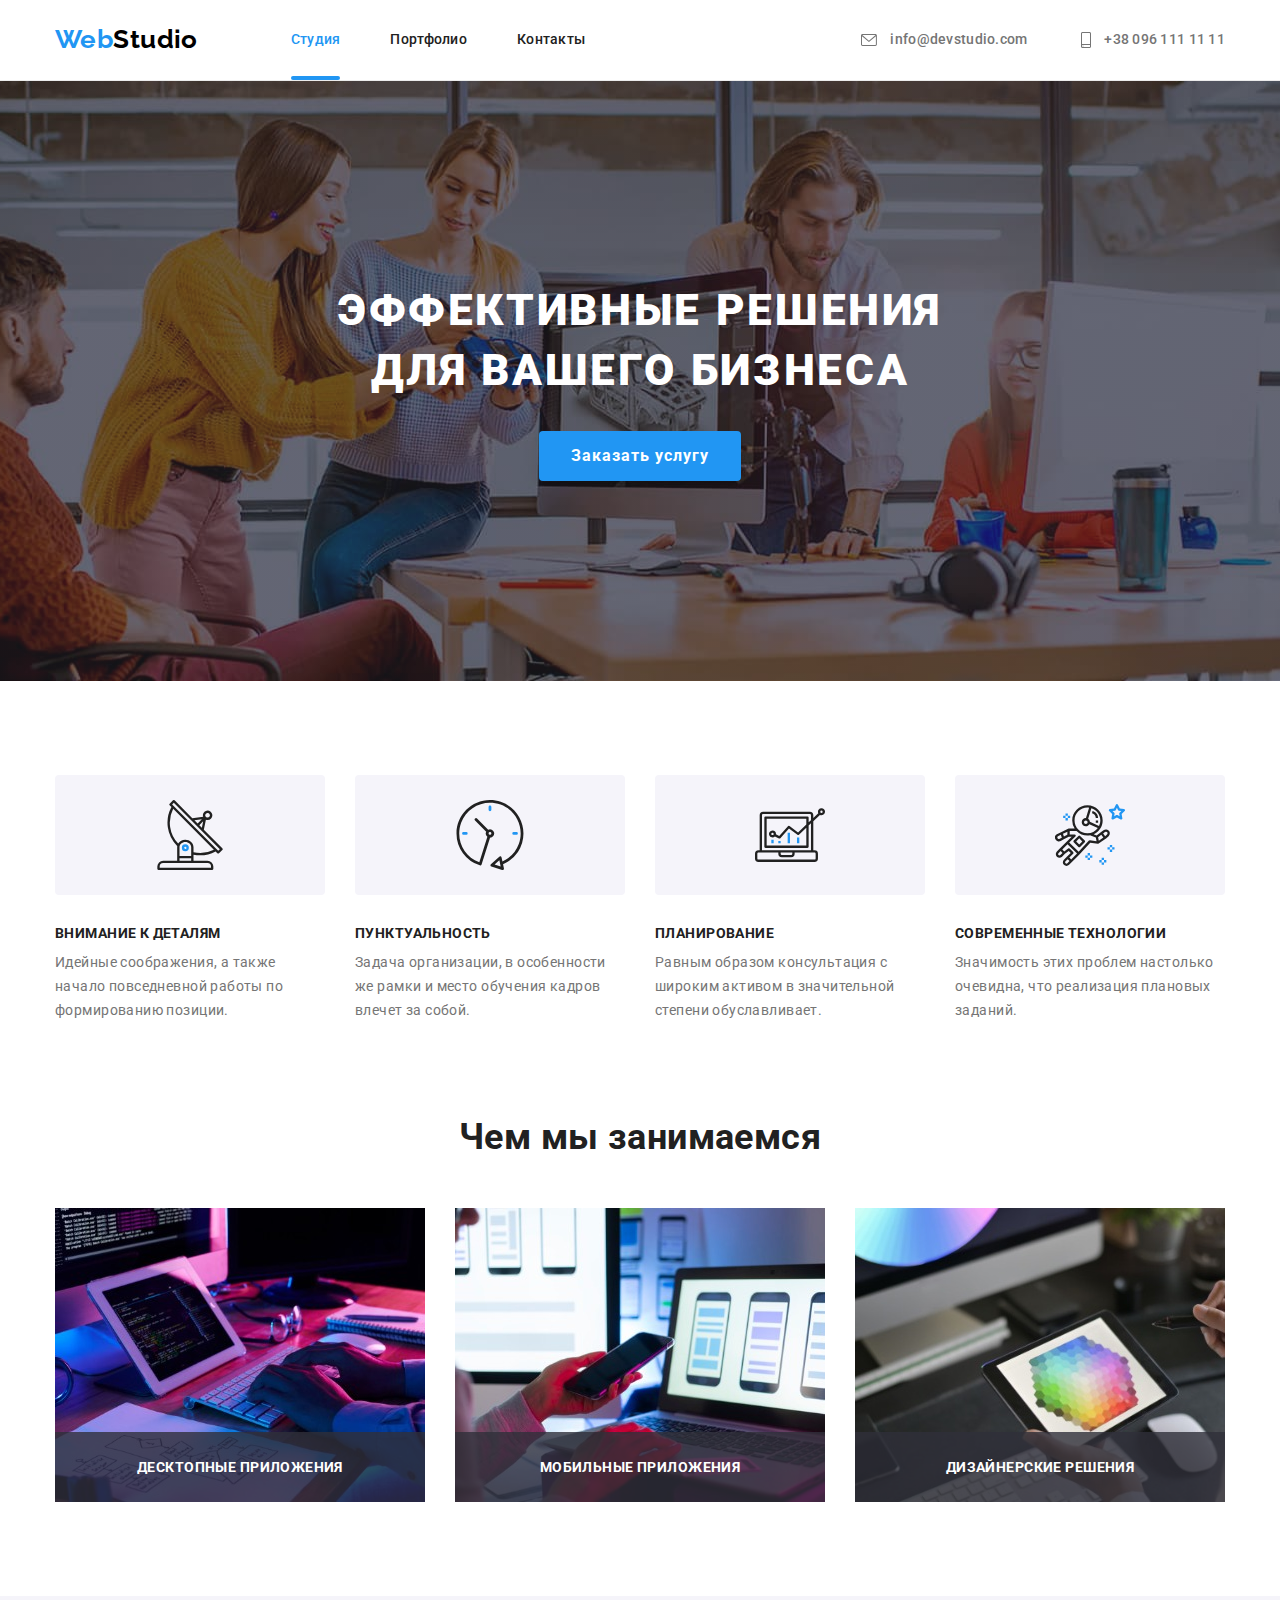
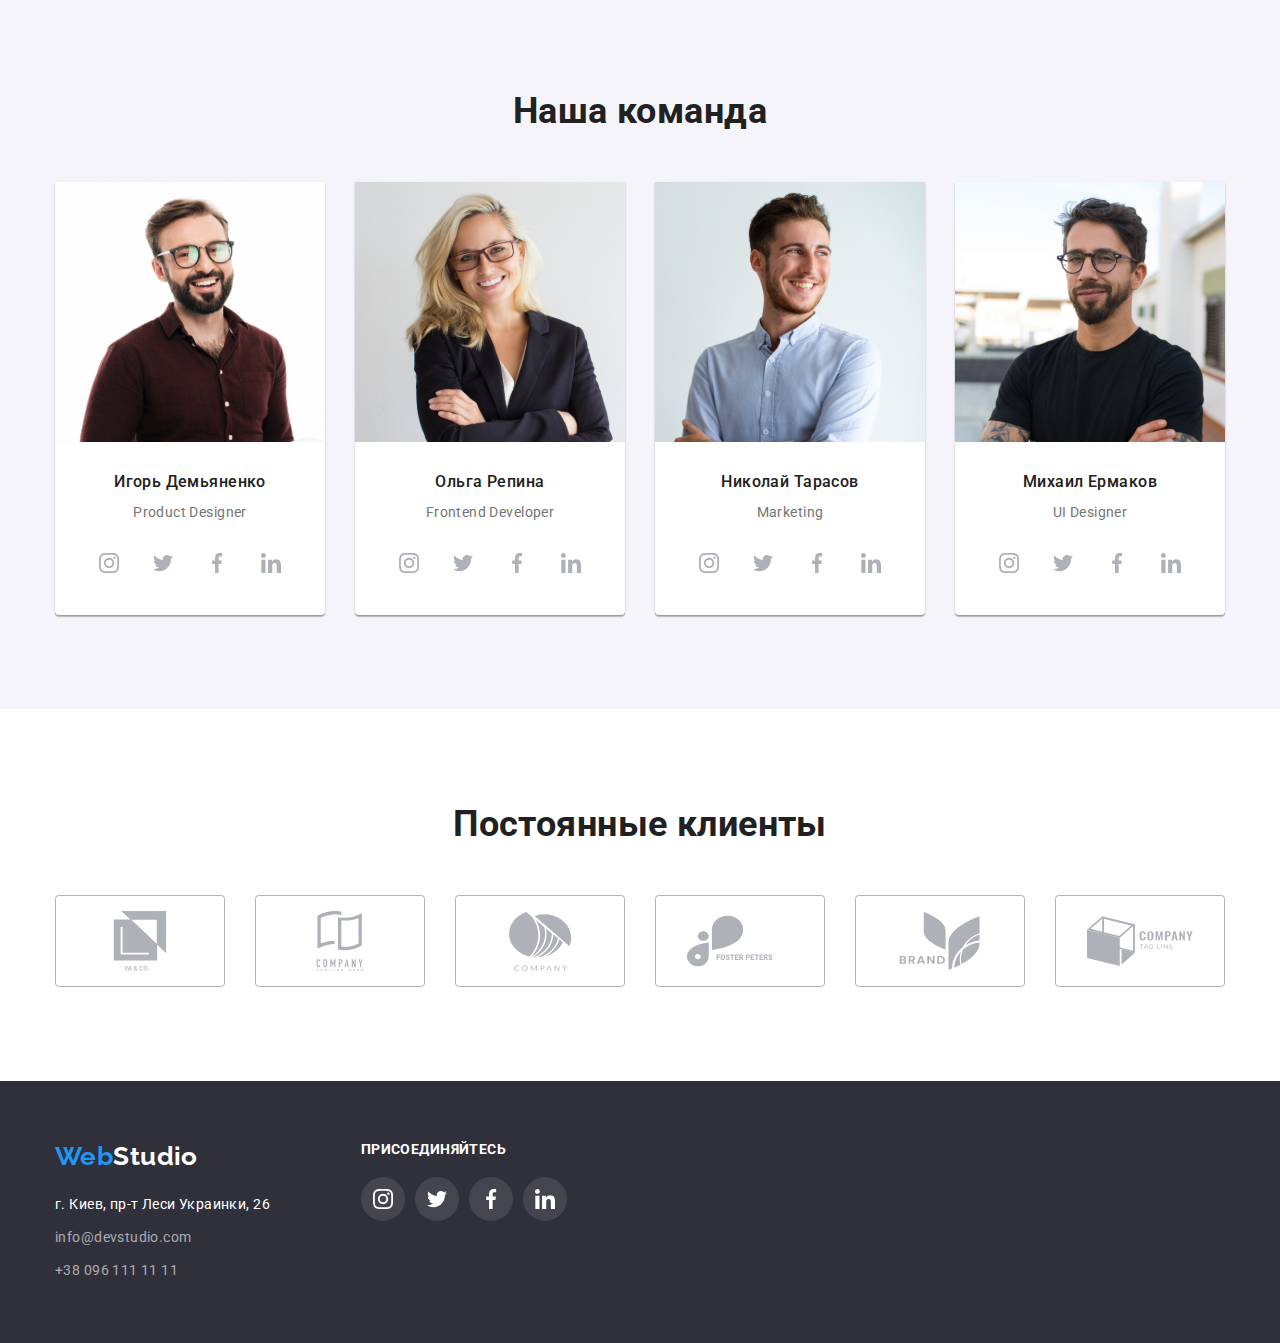
<file: index.html>
<!DOCTYPE html>
<html lang="ru">

<head>
  <meta charset="UTF-8">
  <meta http-equiv="X-UA-Compatible" content="IE=edge">
  <meta name="viewport" content="width=device-width, initial-scale=1.0">
  <title>Студия</title>
  <link rel="preconnect" href="https://fonts.googleapis.com">
  <link rel="preconnect" href="https://fonts.gstatic.com" crossorigin>
  <link href="https://fonts.googleapis.com/css2?family=Raleway:wght@700&family=Roboto:wght@400;500;700;900&display=swap"
    rel="stylesheet">
  <link rel="stylesheet" href="https://cdnjs.cloudflare.com/ajax/libs/modern-normalize/1.1.0/modern-normalize.css"
    integrity="sha512-Y0MM+V6ymRKN2zStTqzQ227DWhhp4Mzdo6gnlRnuaNCbc+YN/ZH0sBCLTM4M0oSy9c9VKiCvd4Jk44aCLrNS5Q=="
    crossorigin="anonymous" referrerpolicy="no-referrer" />
  <link rel="stylesheet" href="./css/styles.css">
</head>

<body>
  <header class="header">
    <div class="container">
      <nav class="site-nav">
        <a href="" class="site-logo">Web<span class="header-logo">Studio</span></a>
        <ul class="nav-list list">
          <li class="list-item"><a href="./index.html" class="link current">Студия</a></li>
          <li class="list-item"><a href="./portfolio.html" class="link">Портфолио</a></li>
          <li class="list-item"><a href="" class="link">Контакты</a></li>
        </ul>
        <div class="contact-container">
          <a href="mailto:info@devstudio.com" class="mail-link">
            <svg class="nav-icon" width="16" height="12">
              <use href="./images/icons.svg#icon-mail"></use>
            </svg>
            info@devstudio.com</a>
          <a href="tel:+380961111111" class="tel-link">
            <svg class="nav-icon" width="10" height="16">
              <use href="./images/icons.svg#icon-smartphone"></use>
            </svg>
            +38 096 111 11 11</a>
        </div>
      </nav>
    </div>
  </header>
  <main class="main">
    <section class="hero section">
      <div class="container">
        <h1 class=" hero-title">Эффективные решения для вашего бизнеса</h1>
        <button type="button" class="hero-btn" data-modal-open>Заказать услугу</button>

      </div>
    </section>
    <section class="section-features section">
      <div class="container">
        <h2 class="visually-hidden">Наши преимущества</h2>
        <div class="flex-features">
          <ul class="features list">
            <li class="features-item">
              <div class="container-features-icon">
                <svg class="features-icon" width="70" height="70">
                  <use href="./images/icons.svg#antenna">
                  </use>
                </svg>
              </div>
              <h3 class="features-title">Внимание к деталям</h3>
              <p class="text">Идейные соображения, а также начало повседневной работы по формированию позиции.</p>
            </li>
            <li class="features-item">
              <div class="container-features-icon">
                <svg class="features-icon" width="70" height="70">
                  <use href="./images/icons.svg#clock">
                  </use>
                </svg>
              </div>
              <h3 class="features-title">Пунктуальность</h3>
              <p class="text">Задача организации, в особенности же рамки и место обучения кадров влечет за собой.</p>
            </li>
            <li class="features-item">
              <div class="container-features-icon">
                <svg class="features-icon" width="70" height="70">
                  <use href="./images/icons.svg#diagram">
                  </use>
                </svg>
              </div>
              <h3 class="features-title">Планирование</h3>
              <p class="text">Равным образом консультация с широким активом в значительной степени обуславливает.</p>
            </li>
            <li class="features-item">
              <div class="container-features-icon">
                <svg class="features-icon" width="70" height="70">
                  <use href="./images/icons.svg#astronaut">
                  </use>
                </svg>
              </div>
              <h3 class="features-title">Современные технологии</h3>
              <p class="text">Значимость этих проблем настолько очевидна, что реализация плановых заданий.</p>
            </li>
          </ul>
        </div>
      </div>

    </section>
    <section class="section-benefits section">
      <div class="container">
        <h2 class=title>Чем мы занимаемся</h2>
        <ul class="benefits-list list">

          <li class="benefits-item">
            <div class="thumb">
              <img width="370" src="./images/tablet-and-scheme.jpg" alt="Набор текста на клавиатуре"
                class="benefits-img">
              <p class="thumb-lable">Десктопные приложения</p>
            </div>
          </li>

          <li class="benefits-item">
            <div class="thumb">
              <img width="370" src="./images/laptop.jpg" alt="Картинка телефона на планшете" class="benefits-img">
              <p class="thumb-lable">Мобильные приложения</p>
            </div>
          </li>

          <li class="benefits-item">
            <div class="thumb">
              <img width="370" src="./images/tablet-with-hexagon.jpg"
                alt="Разноцветный шестигранник нарисованный на планшете" class="benefits-img">
              <p class="thumb-lable">Дизайнерские решения</p>
            </div>
          </li>

        </ul>
      </div>
    </section>
    <section class="user section">
      <div class="container">
        <h2 class=title>Наша команда</h2>
        <ul class="user-list list">
          <li class="user-item">
            <img width="270" src="./images/ihor-demyanenko.jpg" alt="Мужчина в красной рубашке и очках"
              class="user-img">
            <div class="container-text">
              <h3 class="user-subtitle">Игорь Демьяненко</h3>
              <p class="text">Product Designer</p>
              <ul class="social-list list">
                <li class="social-item">
                  <a href="" class="social-link">
                    <svg width="20" height="20" class="user-social-icon">
                      <use href="./images/icons.svg#icon-instagram">
                      </use>
                    </svg>
                  </a>
                </li>
                <li class="social-item">
                  <a href="" class="social-link">
                    <svg width="20" height="20" class="user-social-icon">
                      <use href="./images/icons.svg#icon-twitter">
                      </use>

                    </svg>
                  </a>
                </li>
                <li class="social-item">
                  <a href="" class="social-link">
                    <svg width="20" height="20" class="user-social-icon">
                      <use href="./images/icons.svg#icon-facebook">
                      </use>

                    </svg>
                  </a>
                </li>
                <li class="social-item">
                  <a href="" class="social-link">
                    <svg width="20" height="20" class="user-social-icon">
                      <use href="./images/icons.svg#icon-linkedin">
                      </use>

                    </svg>
                  </a>
                </li>
              </ul>
            </div>

          </li>
          <li class="user-item">
            <img width="270" src="./images/olga-repina.jpg" alt="Девушка блондинка в очках и черном пиджаке"
              class="user-img">
            <div class="container-text">
              <h3 class="user-subtitle">Ольга Репина</h3>
              <p class="text">Frontend Developer</p>
              <ul class="social-list list">
                <li class="social-item">
                  <a href="" class="social-link">
                    <svg width="20" height="20" class="user-social-icon">
                      <use href="./images/icons.svg#icon-instagram">
                      </use>
                    </svg>
                  </a>
                </li>
                <li class="social-item">
                  <a href="" class="social-link">
                    <svg width="20" height="20" class="user-social-icon">
                      <use href="./images/icons.svg#icon-twitter">
                      </use>

                    </svg>
                  </a>
                </li>
                <li class="social-item">
                  <a href="" class="social-link">
                    <svg width="20" height="20" class="user-social-icon">
                      <use href="./images/icons.svg#icon-facebook">
                      </use>

                    </svg>
                  </a>
                </li>
                <li class="social-item">
                  <a href="" class="social-link">
                    <svg width="20" height="20" class="user-social-icon">
                      <use href="./images/icons.svg#icon-linkedin">
                      </use>

                    </svg>
                  </a>
                </li>
              </ul>
            </div>
          </li>
          <li class="user-item">
            <img width="270" src="./images/nikolay-tarasov.jpg" alt="Мужчина в голубой рубашке " class="user-img">
            <div class="container-text">
              <h3 class="user-subtitle">Николай Тарасов</h3>
              <p class="text">Marketing</p>
              <ul class="social-list list">
                <li class="social-item">
                  <a href="" class="social-link">
                    <svg width="20" height="20" class="user-social-icon">
                      <use href="./images/icons.svg#icon-instagram">
                      </use>
                    </svg>
                  </a>
                </li>
                <li class="social-item">
                  <a href="" class="social-link">
                    <svg width="20" height="20" class="user-social-icon">
                      <use href="./images/icons.svg#icon-twitter">
                      </use>

                    </svg>
                  </a>
                </li>
                <li class="social-item">
                  <a href="" class="social-link">
                    <svg width="20" height="20" class="user-social-icon">
                      <use href="./images/icons.svg#icon-facebook">
                      </use>

                    </svg>
                  </a>
                </li>
                <li class="social-item">
                  <a href="" class="social-link">
                    <svg width="20" height="20" class="user-social-icon">
                      <use href="./images/icons.svg#icon-linkedin">
                      </use>

                    </svg>
                  </a>
                </li>
              </ul>
            </div>
          </li>
          <li class="user-item">
            <img width="270" src="./images/mihail-ermakov.jpg" alt="Мужчина в черной футболке и очках" class="user-img">
            <div class="container-text">
              <h3 class="user-subtitle">Михаил Ермаков</h3>
              <p class="text">UI Designer</p>
              <ul class="social-list list">
                <li class="social-item">
                  <a href="" class="social-link">
                    <svg width="20" height="20" class="user-social-icon">
                      <use href="./images/icons.svg#icon-instagram">
                      </use>
                    </svg>
                  </a>
                </li>
                <li class="social-item">
                  <a href="" class="social-link">
                    <svg width="20" height="20" class="user-social-icon">
                      <use href="./images/icons.svg#icon-twitter">
                      </use>

                    </svg>
                  </a>
                </li>
                <li class="social-item">
                  <a href="" class="social-link">
                    <svg width="20" height="20" class="user-social-icon">
                      <use href="./images/icons.svg#icon-facebook">
                      </use>

                    </svg>
                  </a>
                </li>
                <li class="social-item">
                  <a href="" class="social-link">
                    <svg width="20" height="20" class="user-social-icon">
                      <use href="./images/icons.svg#icon-linkedin">
                      </use>

                    </svg>
                  </a>
                </li>
              </ul>
            </div>
          </li>
        </ul>
      </div>

    </section>
    <section class="partners section">
      <div class="container">
        <h2 class="title">Постоянные клиенты </h2>
        <div class="company-container">
          <ul class="company-list list">
            <li class="company-item">
              <a href="" class="company-link">
                <svg class="company-icon" width="106" height="60">
                  <use href="./images/icons.svg#icon-yaandco"></use>
                </svg>
              </a>
            </li>
            <li class="company-item">
              <a href="" class="company-link">
                <svg class="company-icon" width="106" height="60">
                  <use href="./images/icons.svg#icon-tagline"></use>
                </svg>
              </a>
            </li>
            <li class="company-item">
              <a href="" class="company-link">
                <svg class="company-icon" width="106" height="60">
                  <use href="./images/icons.svg#icon-company"></use>
                </svg>
              </a>
            </li>
            <li class="company-item">
              <a href="" class="company-link">
                <svg class="company-icon" width="106" height="60">
                  <use href="./images/icons.svg#icon-foster-peters"></use>
                </svg>
              </a>
            </li>
            <li class="company-item">
              <a href="" class="company-link">
                <svg class="company-icon" width="106" height="60">
                  <use href="./images/icons.svg#icon-brand"></use>
                </svg>
              </a>
            </li>
            <li class="company-item">
              <a href="" class="company-link">
                <svg class="company-icon" width="106" height="60">
                  <use href="./images/icons.svg#icon-company-tag"></use>
                </svg>
              </a>
            </li>
          </ul>
        </div>
      </div>
    </section>
  </main>
  <footer class="footer">
    <div class="container">
      <div class="addres">
        <a href="" class="site-logo">Web<span class="footer-logo">Studio</span></a>
        <address class="address">
          <p class="address-text">г. Киев, пр-т Леси Украинки, 26</p>
          <a href="mailto:info@devstudio.com" class="mail-footer footer-link">info@devstudio.com</a>
          <a href="tel:+380961111111" class="tel-footer footer-link">+38 096 111 11 11</a>
        </address>
      </div>
      <div class="container-social-link">
        <h3 class="footer-title">Присоединяйтесь</h3>

        <ul class="social-list-footer list">
          <li class="social-item-footer">
            <a href="" class="social-link">
              <svg width="20" height="20" class="user-social-icon">
                <use href="./images/icons.svg#icon-instagram">
                </use>
              </svg>
            </a>
          </li>
          <li class="social-item-footer">
            <a href="" class="social-link">
              <svg width="20" height="20" class="user-social-icon">
                <use href="./images/icons.svg#icon-twitter">
                </use>

              </svg>
            </a>
          </li>
          <li class="social-item-footer">
            <a href="" class="social-link">
              <svg width="20" height="20" class="user-social-icon">
                <use href="./images/icons.svg#icon-facebook">
                </use>

              </svg>
            </a>
          </li>
          <li class="social-item-footer">
            <a href="" class="social-link">
              <svg width="20" height="20" class="user-social-icon">
                <use href="./images/icons.svg#icon-linkedin">
                </use>

              </svg>
            </a>
          </li>
        </ul>

      </div>
    </div>

  </footer>
  <div class="backdrop is-hidden" data-modal>
    <div class="modal ">
      <button type="button" class="close-btn" data-modal-close>
        <svg width="11" height="11" class="icon-close">
          <use href="./images/icons.svg#close-btn"></use>
        </svg>
      </button>
    </div>
  </div>
  <script src="./js/modal.js"></script>
</body>

</html>
</file>
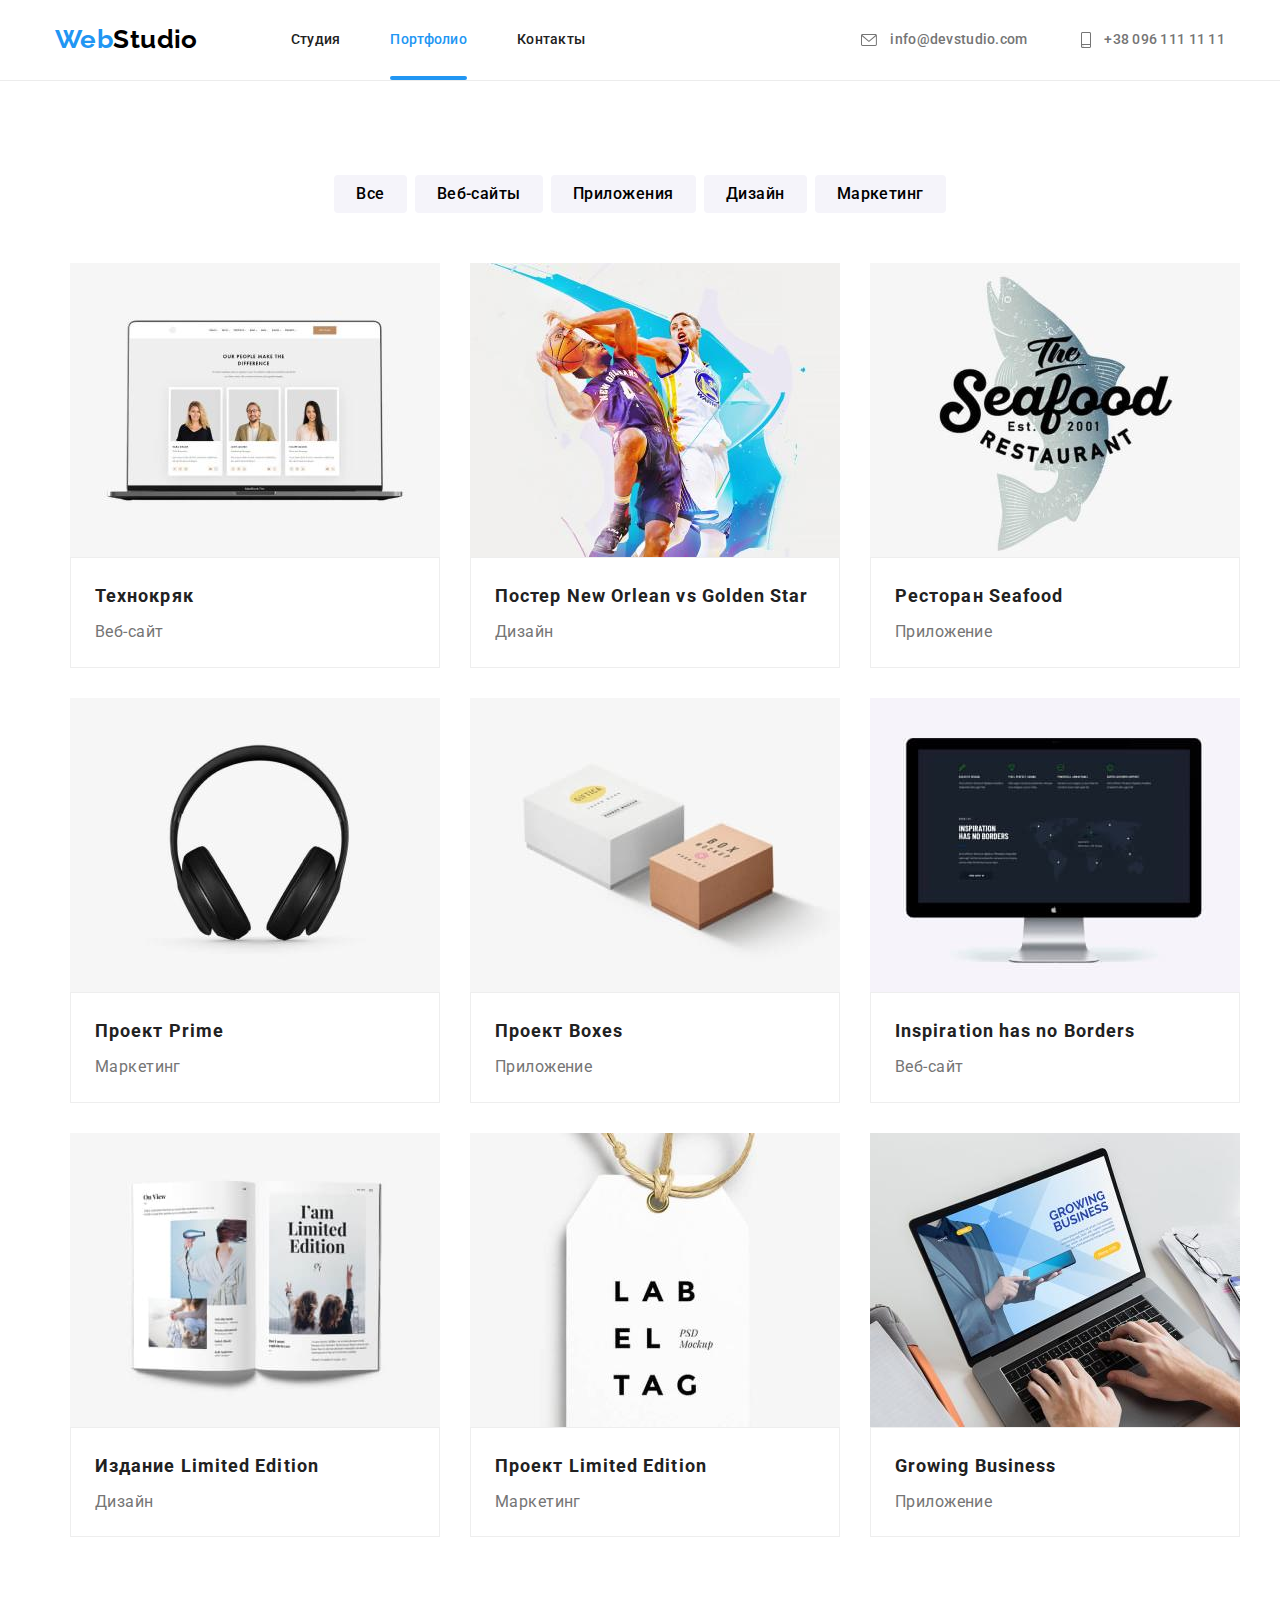
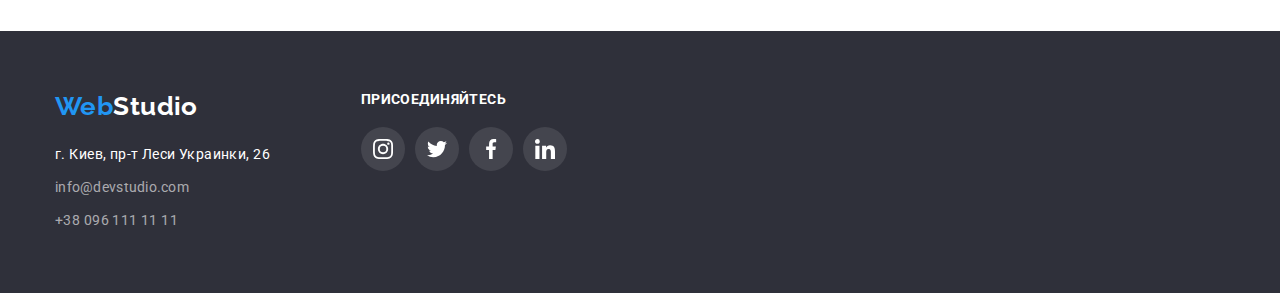
<file: portfolio.html>
<!DOCTYPE html>
<html lang="ru">

<head>
    <meta charset="UTF-8">
    <meta http-equiv="X-UA-Compatible" content="IE=edge">
    <meta name="viewport" content="width=device-width, initial-scale=1.0">
    <title>Портфолио</title>
    <link rel="preconnect" href="https://fonts.googleapis.com">
    <link rel="preconnect" href="https://fonts.gstatic.com" crossorigin>
    <link
        href="https://fonts.googleapis.com/css2?family=Raleway:wght@700&family=Roboto:wght@400;500;700;900&display=swap"
        rel="stylesheet">
    <link rel="stylesheet" href="https://cdnjs.cloudflare.com/ajax/libs/modern-normalize/1.1.0/modern-normalize.css"
        integrity="sha512-Y0MM+V6ymRKN2zStTqzQ227DWhhp4Mzdo6gnlRnuaNCbc+YN/ZH0sBCLTM4M0oSy9c9VKiCvd4Jk44aCLrNS5Q=="
        crossorigin="anonymous" referrerpolicy="no-referrer" />
    <link rel="stylesheet" href="./css/styles.css">
</head>

<body>
    <header class="header">
        <div class="container">
            <nav class="site-nav">
                <a href="" class="site-logo">Web<span class="header-logo">Studio</span></a>
                <ul class="nav-list list">
                    <li class="list-item"><a href="./index.html" class="link">Студия</a></li>
                    <li class="list-item"><a href="./portfolio.html" class="link current">Портфолио</a></li>
                    <li class="list-item"><a href="" class="link">Контакты</a></li>
                </ul>
                <div class="contact-container">
                    <a href="mailto:info@devstudio.com" class="mail-link">
                        <svg class="nav-icon" width="16" height="12">
                            <use href="./images/icons.svg#icon-mail"></use>
                        </svg>
                        info@devstudio.com</a>
                    <a href="tel:+380961111111" class="tel-link">
                        <svg class="nav-icon" width="10" height="16">
                            <use href="./images/icons.svg#icon-smartphone"></use>
                        </svg>
                        +38 096 111 11 11</a>
                </div>
            </nav>
        </div>
    </header>
    <main>
        <section class="section portfolio-section">
            <div class="container">
                <div class="continer-button">
                    <h1 class="visually-hidden">Наши работы</h1>
                    <ul class="btn-list list">
                        <li class="filter-btn"><button type="button" class="btn">Все</button></li>
                        <li class="filter-btn"><button type="button" class="btn">Веб-сайты</button></li>
                        <li class="filter-btn"><button type="button" class="btn">Приложения</button></li>
                        <li class="filter-btn"><button type="button" class="btn">Дизайн</button></li>
                        <li class="filter-btn"><button type="button" class="btn">Маркетинг</button></li>
                    </ul>
                </div>
                <div class="container">
                    <ul class="list-project list">
                        <li class="project-item">
                            <a href="" class="link-project">
                                <div class="thumb-project">

                                    <img src="./images/technokryak.jpg" alt="Карточки людей" class="project-img">
                                    <p class="project-explain">Технокряк это современная площадка распространения
                                        коронавируса. Компании используют эту платформу для цифрового шпионажа и атак на
                                        защищённые сервера конкурентов.</p>
                                </div>
                                <div class="container-title">
                                    <h2 class="item-title">Технокряк</h2>
                                    <p class="item-text">Веб-сайт</p>
                                </div>
                            </a>
                        </li>
                        <li class="project-item">
                            <a href="" class="link-project">
                                <div class="thumb-project">
                                    <img src="./images/poster.jpg" alt="Постер баскетбольного матча"
                                        class="project-img">
                                    <p class="project-explain">Технокряк это современная площадка распространения
                                        коронавируса. Компании используют эту платформу для цифрового шпионажа и атак на
                                        защищённые сервера конкурентов.</p>
                                </div>
                                <div class="container-title">
                                    <h2 class="item-title">Постер <span lang="en">New Orlean vs Golden Star</span></h2>
                                    <p class="item-text">Дизайн</p>
                                </div>
                            </a>
                        </li>
                        <li class="project-item">
                            <a href="" class="link-project">

                                <div class="thumb-project">
                                    <img src="./images/seafood.jpg" alt="Эмблема ресторана" class="project-img">
                                    <p class="project-explain">Технокряк это современная площадка распространения
                                        коронавируса. Компании используют эту платформу для цифрового шпионажа и атак на
                                        защищённые сервера конкурентов.</p>
                                </div>
                                <div class="container-title">
                                    <h2 class="item-title">Ресторан <span class="en">Seafood</span></h2>
                                    <p class="item-text">Приложение</p>
                                </div>
                            </a>
                        </li>
                        <li class="project-item">
                            <a href="" class="link-project">

                                <div class="thumb-project"><img src="./images/project-prime.jpg"
                                        alt="Наушники на белом фоне" class="project-img">
                                    <p class="project-explain">Технокряк это современная площадка распространения
                                        коронавируса. Компании используют эту платформу для цифрового шпионажа и атак на
                                        защищённые сервера конкурентов.</p>
                                </div>
                                <div class="container-title">
                                    <h2 class="item-title">Проект <span class="en">Prime</span></h2>
                                    <p class="item-text">Маркетинг</p>
                                </div>
                            </a>
                        </li>
                        <li class="project-item">
                            <a href="" class="link-project">

                                <div class="thumb-project">

                                    <img src="./images/project-boxes.jpg" alt="Коричневая и белая коробки"
                                        class="project-img">
                                    <p class="project-explain">Технокряк это современная площадка распространения
                                        коронавируса. Компании используют эту платформу для цифрового шпионажа и атак на
                                        защищённые сервера конкурентов.</p>
                                </div>
                                <div class="container-title">
                                    <h2 class="item-title">Проект <span class="en">Boxes</span></h2>
                                    <p class="item-text">Приложение</p>
                                </div>
                            </a>
                        </li>
                        <li class="project-item">
                            <a href="" class="link-project">

                                <div class="thumb-project">
                                    <img src="./images/inspiration.jpg" alt="Веб-сайт на мониторе" width="370"
                                        class="project-img">
                                    <p class="project-explain">Технокряк это современная площадка распространения
                                        коронавируса. Компании используют эту платформу для цифрового шпионажа и атак на
                                        защищённые сервера конкурентов.</p>
                                </div>
                                <div class="container-title">
                                    <h2 class="item-title" lang="en">Inspiration has no Borders</h2>
                                    <p class="item-text">Веб-сайт</p>
                                </div>
                            </a>
                        </li>
                        <li class="project-item">
                            <a href="" class="link-project">

                                <div class="thumb-project"><img src="./images/limited-edition.jpg"
                                        alt="Расскрытая книга" class="project-img">
                                    <p class="project-explain">Технокряк это современная площадка распространения
                                        коронавируса. Компании используют эту платформу для цифрового шпионажа и атак на
                                        защищённые сервера конкурентов.</p>
                                </div>
                                <div class="container-title">
                                    <h2 class="item-title">Издание <span class="en">Limited Edition</span></h2>
                                    <p class="item-text">Дизайн</p>
                                </div>
                            </a>
                        </li>
                        <li class="project-item">
                            <a href="" class="link-project">

                                <div class="thumb-project"><img src="./images/project-lab.jpg" alt="Бирка с надписью"
                                        class="project-img">
                                    <p class="project-explain">Технокряк это современная площадка распространения
                                        коронавируса. Компании используют эту платформу для цифрового шпионажа и атак на
                                        защищённые сервера конкурентов.</p>
                                </div>
                                <div class="container-title">
                                    <h2 class="item-title">Проект <span class="en">Limited Edition</span></h2>
                                    <p class="item-text">Маркетинг</p>
                                </div>
                            </a>
                        </li>
                        <li class="project-item">
                            <a href="" class="link-project">

                                <div class="thumb-project"><img src="./images/growing-business.jpg"
                                        alt="Печать на клавиатуре ноутбука" class="project-img">
                                    <p class="project-explain">Технокряк это современная площадка распространения
                                        коронавируса. Компании используют эту платформу для цифрового шпионажа и атак на
                                        защищённые сервера конкурентов.</p>
                                </div>
                                <div class="container-title">
                                    <h2 class="item-title" lang="en">Growing Business</h2>
                                    <p class="item-text">Приложение</p>
                                </div>
                            </a>
                        </li>
                    </ul>
                </div>
            </div>
        </section>
    </main>
    <footer class="footer">
        <div class="container">
            <div class="addres">
                <a href="" class="site-logo">Web<span class="footer-logo">Studio</span></a>
                <address class="address">
                    <p class="address-text">г. Киев, пр-т Леси Украинки, 26</p>
                    <a href="mailto:info@devstudio.com" class="mail-link footer-link">info@devstudio.com</a>
                    <a href="tel:+380961111111" class="tel-footer footer-link">+38 096 111 11 11</a>
                </address>
            </div>
            <div class="container-social-link">
                <h3 class="footer-title">Присоединяйтесь</h3>

                <ul class="social-list-footer list">
                    <li class="social-item-footer">
                        <a href="" class="social-link">
                            <svg width="20" height="20" class="user-social-icon">
                                <use href="./images/icons.svg#icon-instagram">
                                </use>
                            </svg>
                        </a>
                    </li>
                    <li class="social-item-footer">
                        <a href="" class="social-link">
                            <svg width="20" height="20" class="user-social-icon">
                                <use href="./images/icons.svg#icon-twitter">
                                </use>

                            </svg>
                        </a>
                    </li>
                    <li class="social-item-footer">
                        <a href="" class="social-link">
                            <svg width="20" height="20" class="user-social-icon">
                                <use href="./images/icons.svg#icon-facebook">
                                </use>

                            </svg>
                        </a>
                    </li>
                    <li class="social-item-footer">
                        <a href="" class="social-link">
                            <svg width="20" height="20" class="user-social-icon">
                                <use href="./images/icons.svg#icon-linkedin">
                                </use>

                            </svg>
                        </a>
                    </li>
                </ul>

            </div>
        </div>

    </footer>

</body>

</html>
</file>
<file: css/styles.css>
:root {
  --text-color: #757575;
  --contact: #757575;
  --title-color: #212121;
  --link-color: #212121;
  --link-hover-color: #2196f3;
  --logo-color: #2196f3;
  --btn-color: #2196f3;
  --filter-btn: #f5f4fa;
  --social-link: #afb1b8;
  --footer-title: #ffffff;
  --company-color: #afb1b8;
}
/*---------- index-------------*/
body {
  font-family: 'Roboto', sans-serif;
  font-size: 14px;
  color: var(--text-color);
  letter-spacing: 0.03em;
  line-height: 1.71;
}

h1,
h2,
h3,
h4,
h5,
h6,
p {
  margin: 0;
}

ul {
  margin: 0;
  padding: 0;
}

img {
  display: block;
}

a {
  text-decoration: none;
}
/*--------HEADER-----*/
.container {
  width: 1200px;
  padding-left: 15px;
  padding-right: 15px;
  margin: 0 auto;
  /* outline: 2px solid tomato; */
}

.section {
  padding-bottom: 94px;
  padding-top: 94px;
}

.list {
  list-style: none;
}

.visually-hidden {
  position: absolute;
  white-space: nowrap;
  width: 1px;
  height: 1px;
  overflow: hidden;
  border: 0;
  padding: 0;
  clip: rect(0 0 0 0);
  clip-path: inset(50%);
  margin: -1px;
}

.header {
  padding-top: 24px;
  padding-bottom: 25px;
  border-bottom: 1px solid #ececec;
}

.site-nav {
  display: flex;
  align-items: center;
}

.nav-list {
  display: flex;
}

.contact-container {
  margin-left: auto;
}

.site-logo {
  font-family: 'Raleway', sans-serif;
  font-size: 26px;
  line-height: calc(31 / 26);
  font-weight: 700;
  color: var(--logo-color);
  margin-right: 93px;
}

.list-item + .list-item {
  margin-left: 50px;
}

.header-logo {
  color: #000000;
}

.footer-logo {
  color: #ffffff;
}

.link {
  position: relative;
  font-weight: 500;
  line-height: 1.14;
  letter-spacing: 0.02em;
  color: var(--link-color);
  padding-top: 32px;
  padding-bottom: 32px;
  overflow: hidden;
  transition: color 250ms cubic-bezier(0.4, 0, 0.2, 1);
}

.list-item .link.current {
  color: var(--link-hover-color);
}

.link:hover,
.link:focus {
  color: var(--link-hover-color);
}

.current::after {
  content: '';
  position: absolute;
  left: 0;
  bottom: -1px;

  display: block;
  height: 4px;
  width: 100%;
  background-color: var(--link-hover-color);
  border-radius: 2px;
}

.link:hover::after {
  content: '';

  position: absolute;
  left: 0;
  bottom: -1px;

  display: block;
  height: 4px;
  width: 100%;
  border-radius: 2px;
  background-color: var(--link-hover-color);
}

.tel-link {
  margin-left: 50px;
}

.tel-link,
.mail-link {
  font-weight: 500;
  color: var(--contact);
  letter-spacing: 0.02em;
  line-height: 1.14;
  transition: color 250ms cubic-bezier(0.4, 0, 0.2, 1);
}

.nav-icon {
  vertical-align: middle;
  margin-right: 10px;
  fill: currentColor;
}

.tel-link:hover,
.tel-link:focus,
.mail-link:hover,
.mail-link:focus {
  color: var(--link-hover-color);
}

/* --------- HERO --------------------*/

.hero {
  max-width: 1600px;
  margin: 0 auto;
  background-image: linear-gradient(rgba(47, 48, 58, 0.4), rgba(47, 48, 58, 0.4)),
    url(../images/background.jpg);
  background-color: #2f303a;
  background-repeat: no-repeat;
  background-size: cover;
  background-position: center;
  padding-top: 200px;
  padding-bottom: 200px;
}

.hero-title {
  color: #ffffff;
  font-weight: 900;
  font-size: 44px;
  line-height: 1.36;
  letter-spacing: 0.06em;
  text-transform: uppercase;
  text-align: center;

  margin: 0 auto;
  margin-bottom: 30px;
  width: 696px;
}

.hero-btn {
  display: block;
  font-family: 'Roboto', sans-serif;
  color: #ffffff;
  font-weight: 700;
  font-size: 16px;
  line-height: calc(30 / 16);
  letter-spacing: 0.06em;
  cursor: pointer;
  text-align: center;

  padding: 10px 32px;
  margin: 0 auto;
  border-style: var(--btn-color);
  background: var(--btn-color);
  border-radius: 4px;
  box-shadow: 0px 4px 4px rgba(0, 0, 0, 0.15);
  transition: box-shadow 250ms cubic-bezier(0.4, 0, 0.2, 1);
}

/*--------------FEATURES--------------------*/

.section-features {
  padding-bottom: 0px;
}

.features-title {
  color: var(--title-color);
  font-weight: 700;
  font-size: 14px;
  line-height: calc(16 / 14);
  text-transform: uppercase;
  margin-bottom: 10px;
}

.features {
  display: flex;
}

.features-item {
  width: calc(100% / 3 - 30px);
}

.container-features-icon {
  display: flex;
  justify-content: center;
  align-items: center;
  background: #f5f4fa;
  border-radius: 4px;
  margin-bottom: 30px;
  width: 270px;
  height: 120px;
}

.features-item + .features-item {
  margin-left: 30px;
}

/* ----------- Benefits ---------- */

.benefits-list {
  display: flex;
  justify-content: center;
  margin-top: 50px;
}

.benefits-item {
  width: calc(100% / 2 - 30px);
}

.benefits-item + .benefits-item {
  margin-left: 30px;
}

.thumb {
  position: relative;
}

.thumb-lable {
  position: absolute;
  left: 0;
  bottom: 0;
  width: 100%;
  height: 70px;

  font-size: 14px;
  line-height: calc(16 / 14);
  text-align: center;
  letter-spacing: 0.03em;
  text-transform: uppercase;
  font-weight: 700;
  color: #ffffff;
  padding-top: 27px;
  padding-bottom: 27px;

  background: rgba(47, 48, 58, 0.8);
}

/*-------------USER--------------*/

.title {
  color: var(--title-color);
  font-size: 36px;
  font-weight: 700;
  line-height: calc(42 / 36);
  text-align: center;
}

.user {
  background: #f5f4fa;
}

.user-list {
  display: flex;
  margin-top: 50px;
}

.user-item {
  width: calc(100% / 3 - 30px);
  box-shadow: 0px 1px 3px rgba(0, 0, 0, 0.12), 0px 1px 1px rgba(0, 0, 0, 0.14),
    0px 2px 1px rgba(0, 0, 0, 0.2);
  border-radius: 0px 0px 4px 4px;
  background-color: #ffffff;
}

.user-item + .user-item {
  margin-left: 30px;
}

.user-subtitle {
  color: var(--title-color);
  font-size: 16px;
  font-weight: 500;
  line-height: calc(19 / 16);

  margin-bottom: 10px;
}

.user-item > .text {
  font-size: 16px;
  line-height: 1.18;
}

.container-text {
  box-sizing: border-box;
  padding-top: 30px;
  padding-bottom: 30px;
  text-align: center;
}

.social-list {
  width: 270px;
  display: flex;
  justify-content: center;
  margin-top: 16px;
}

.social-link {
  display: flex;
  align-items: center;
  justify-content: center;
  width: 44px;
  height: 44px;
  color: var(--social-link);
  transition: color 250ms cubic-bezier(0.4, 0, 0.2, 1),
    background-color 250ms cubic-bezier(0.4, 0, 0.2, 1),
    border-radius 250ms cubic-bezier(0.4, 0, 0.2, 1);
}
.user-social-icon {
  fill: currentColor;
}

.social-link:hover,
.social-link:focus {
  background-color: var(--link-hover-color);
  border-radius: 50%;
  color: var(--filter-btn);
}

.social-item + .social-item {
  margin-left: 10px;
}

.company-list {
  display: flex;
  margin-top: 50px;
}

.company-link {
  display: flex;
  justify-content: center;
  align-items: center;
  width: 170px;
  height: 92px;
  border: 1px solid var(--company-color);
  border-radius: 4px;
  color: var(--company-color);
  transition: color 250ms cubic-bezier(0.4, 0, 0.2, 1);
}

.company-item + .company-item {
  margin-left: 30px;
}

.company-icon {
  fill: currentColor;
}

.company-link:hover,
.company-link:focus {
  color: var(--link-hover-color);
  border-color: var(--link-hover-color);
}

/*-------------FOOTER-------------*/

.footer {
  background-color: #2f303a;
  padding-top: 60px;
  padding-bottom: 60px;
}

.footer > .container {
  display: flex;
}

.footer-title {
  color: var(--footer-title);
  font-size: 14px;
  line-height: 16px;
  letter-spacing: 0.03em;
  text-transform: uppercase;
  font-weight: 700;
}

.social-list-footer {
  display: flex;
  margin-top: 20px;
  align-items: baseline;
  justify-content: start;
}

.social-item-footer + .social-item-footer {
  margin-left: 10px;
}

.container-social-link {
  margin-left: 70px;
}

.social-item-footer > .social-link {
  background-color: rgba(255, 255, 255, 0.1);
  border-radius: 50%;
  color: #ffffff;
  transition: background-color 250ms cubic-bezier(0.4, 0, 0.2, 1);
}

.social-item-footer > .social-link:hover,
.social-item-footer > .social-link:focus {
  background-color: var(--link-hover-color);
}

.user-social-icon {
  fill: currentColor;
}

.footer-link {
  display: flex;
  color: rgba(255, 255, 255, 0.6);
  font-style: normal;
  font-weight: 400;
  line-height: 1.71;

  margin-top: 9px;
}

.address-text {
  color: #ffffff;
  font-style: normal;
  margin-top: 20px;
}

/*Portfolio*/

.item-title {
  color: var(--title-color);
  font-size: 18px;
  line-height: calc(36 / 18);
  font-weight: 700;
  letter-spacing: 0.06em;
}

.item-text {
  font-size: 16px;
  line-height: 1.8;
  margin-top: 4px;
  color: var(--text-color);
}

.container-title {
  padding: 20px 24px;
  border: 1px solid #eeeeee;
  cursor: pointer;
}

.list-project {
  display: flex;
  flex-wrap: wrap;
  margin-top: 50px;
}

.project-item {
  width: 370px;
}

.project-item:hover {
  box-shadow: 0px 1px 1px rgba(0, 0, 0, 0.12), 0px 4px 4px rgba(0, 0, 0, 0.06),
    1px 4px 6px rgba(0, 0, 0, 0.16);
}

.project-item:not(:nth-child(3n)) {
  margin-right: 30px;
}

.project-item:not(:nth-last-child(-n + 3)) {
  margin-bottom: 30px;
}

.thumb-project {
  position: relative;
  overflow: hidden;
}

.project-explain {
  position: absolute;
  top: 0;
  right: 0;

  font-size: 18px;
  line-height: calc(28 / 18);
  letter-spacing: 0.03em;
  color: #ffffff;

  padding: 63px 24px;
  cursor: default;

  background-color: rgba(33, 150, 243, 0.9);
  transform: translateY(100%);
  transition: transform 250ms cubic-bezier(0.4, 0, 0.2, 1),
    box-shadow 250ms cubic-bezier(0.4, 0, 0.2, 1);
}

.project-item:hover .project-explain {
  transform: translateY(0);
}

.btn-list {
  display: flex;
  justify-content: center;
}

.btn {
  font-family: 'Roboto', sans-serif;
  font-weight: 500;
  font-size: 16px;
  line-height: 1.62;
  letter-spacing: 0.03em;
  cursor: pointer;

  padding: 6px 22px;
  text-align: center;

  border-style: var(--filter-btn);
  background-color: var(--filter-btn);
  border-radius: 4px;
  transition: background-color 250ms cubic-bezier(0.4, 0, 0.2, 1),
    color 250ms cubic-bezier(0.4, 0, 0.2, 1), box-shadow 250ms cubic-bezier(0.4, 0, 0.2, 1);
}

.btn:hover,
.btn:focus,
.btn:active {
  color: #ffffff;
  background: var(--btn-color);
  box-shadow: 0px 3px 1px rgba(0, 0, 0, 0.1), 0px 1px 2px rgba(0, 0, 0, 0.08),
    0px 2px 2px rgba(0, 0, 0, 0.12);
}

.filter-btn + .filter-btn {
  margin-left: 8px;
}

/*-----------MODAL----------*/

.backdrop {
  position: fixed;

  top: 0;
  left: 0;
  width: 100vw;
  height: 100vh;

  background: rgba(0, 0, 0, 0.2);
  transition: opacity 250ms cubic-bezier(0.4, 0, 0.2, 1),
    visibility 250ms cubic-bezier(0.4, 0, 0.2, 1);
}

.backdrop.is-hidden .modal {
  transform: rotate(-180deg);
}

.modal {
  position: absolute;
  top: 50%;
  left: 50%;
  transform: translate(-50%, -50%);
  background-color: #ffffff;
  width: 528px;
  min-height: 581px;
  box-shadow: 0px 1px 3px rgba(0, 0, 0, 0.12), 0px 1px 1px rgba(0, 0, 0, 0.14),
    0px 2px 1px rgba(0, 0, 0, 0.2);
  border-radius: 4px;

  transform: translate(-50%, -50%) skew(0) scale(1);
  transition: transform 250ms cubic-bezier(0.4, 0, 0.2, 1);
}

.close-btn {
  position: absolute;
  display: flex;
  align-items: center;
  justify-content: center;
  right: 8px;
  top: 8px;
  border-radius: 50%;
  width: 30px;
  height: 30px;
  background-color: var(--filter-btn);
  background: transparent;
  border: 1px solid rgba(0, 0, 0, 0.1);
  cursor: pointer;
}

.is-hidden {
  visibility: hidden;
  opacity: 0;
  pointer-events: none;
}
</file>
